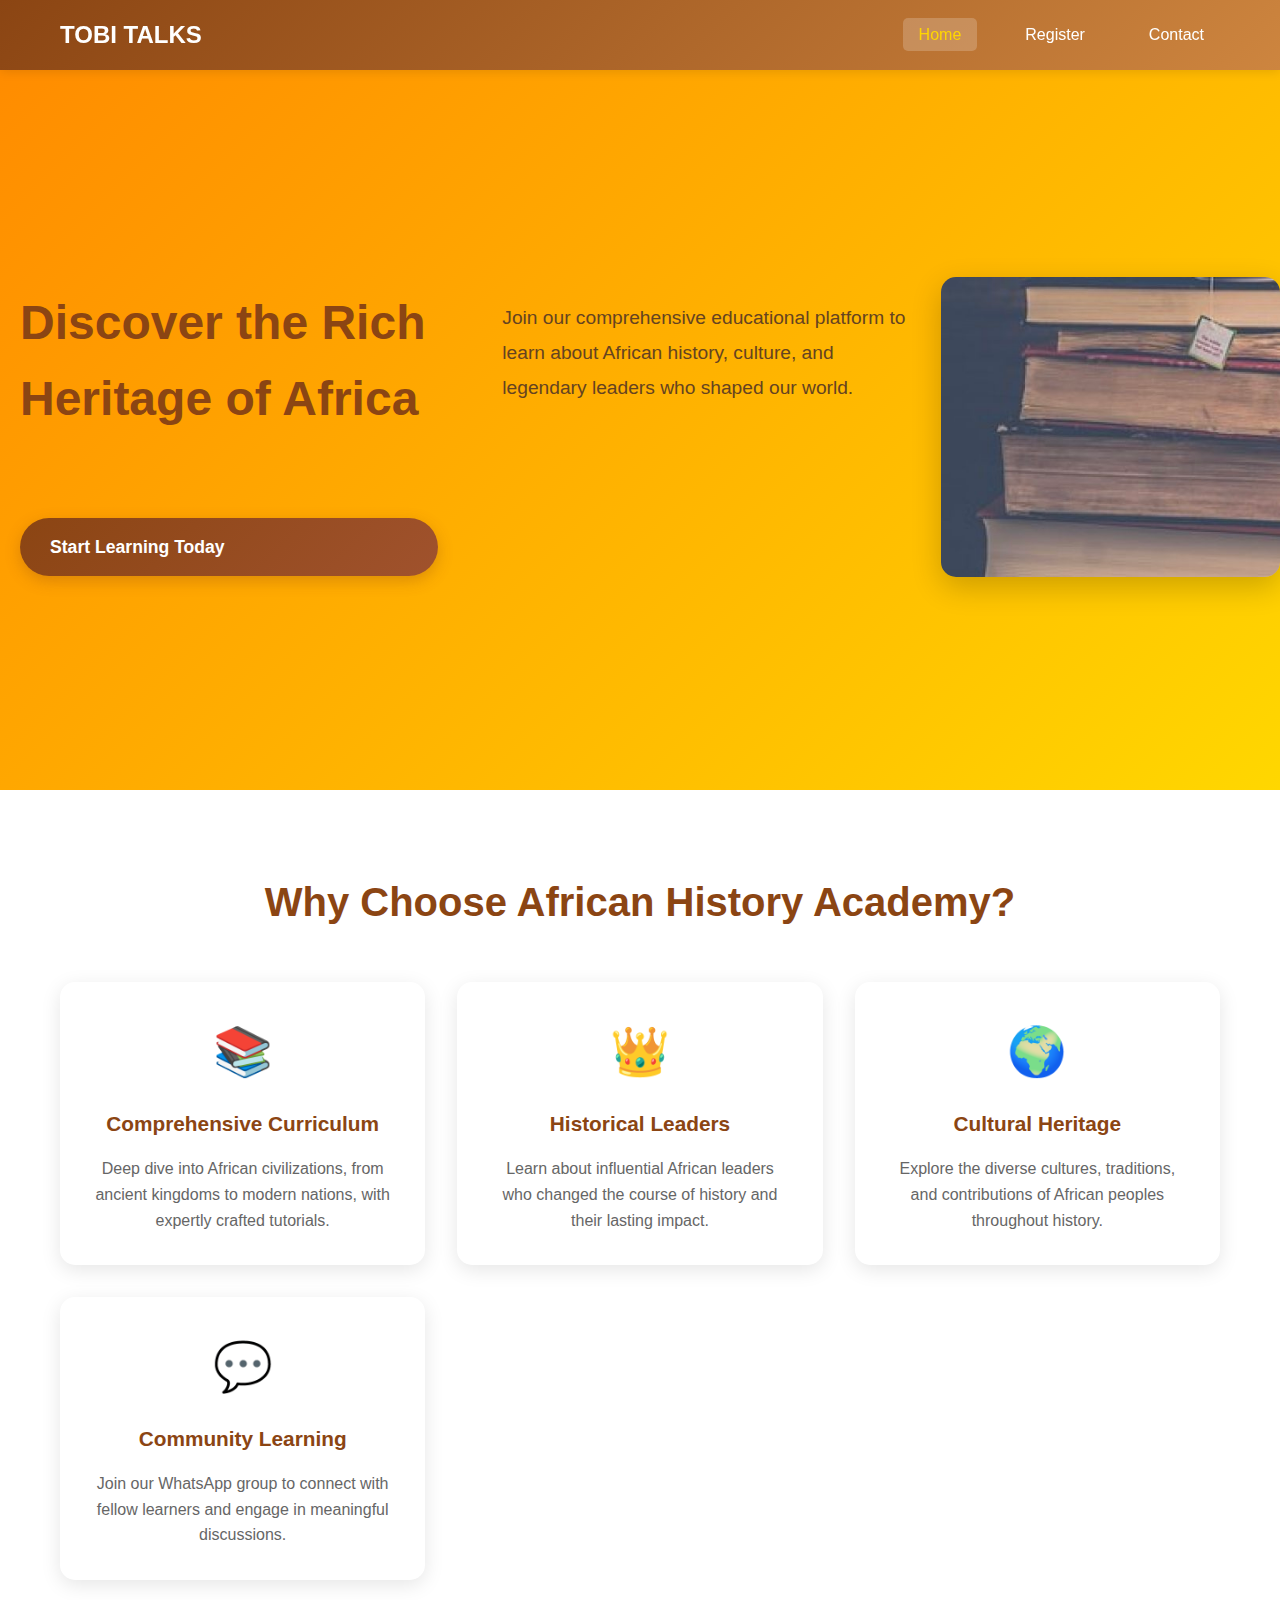
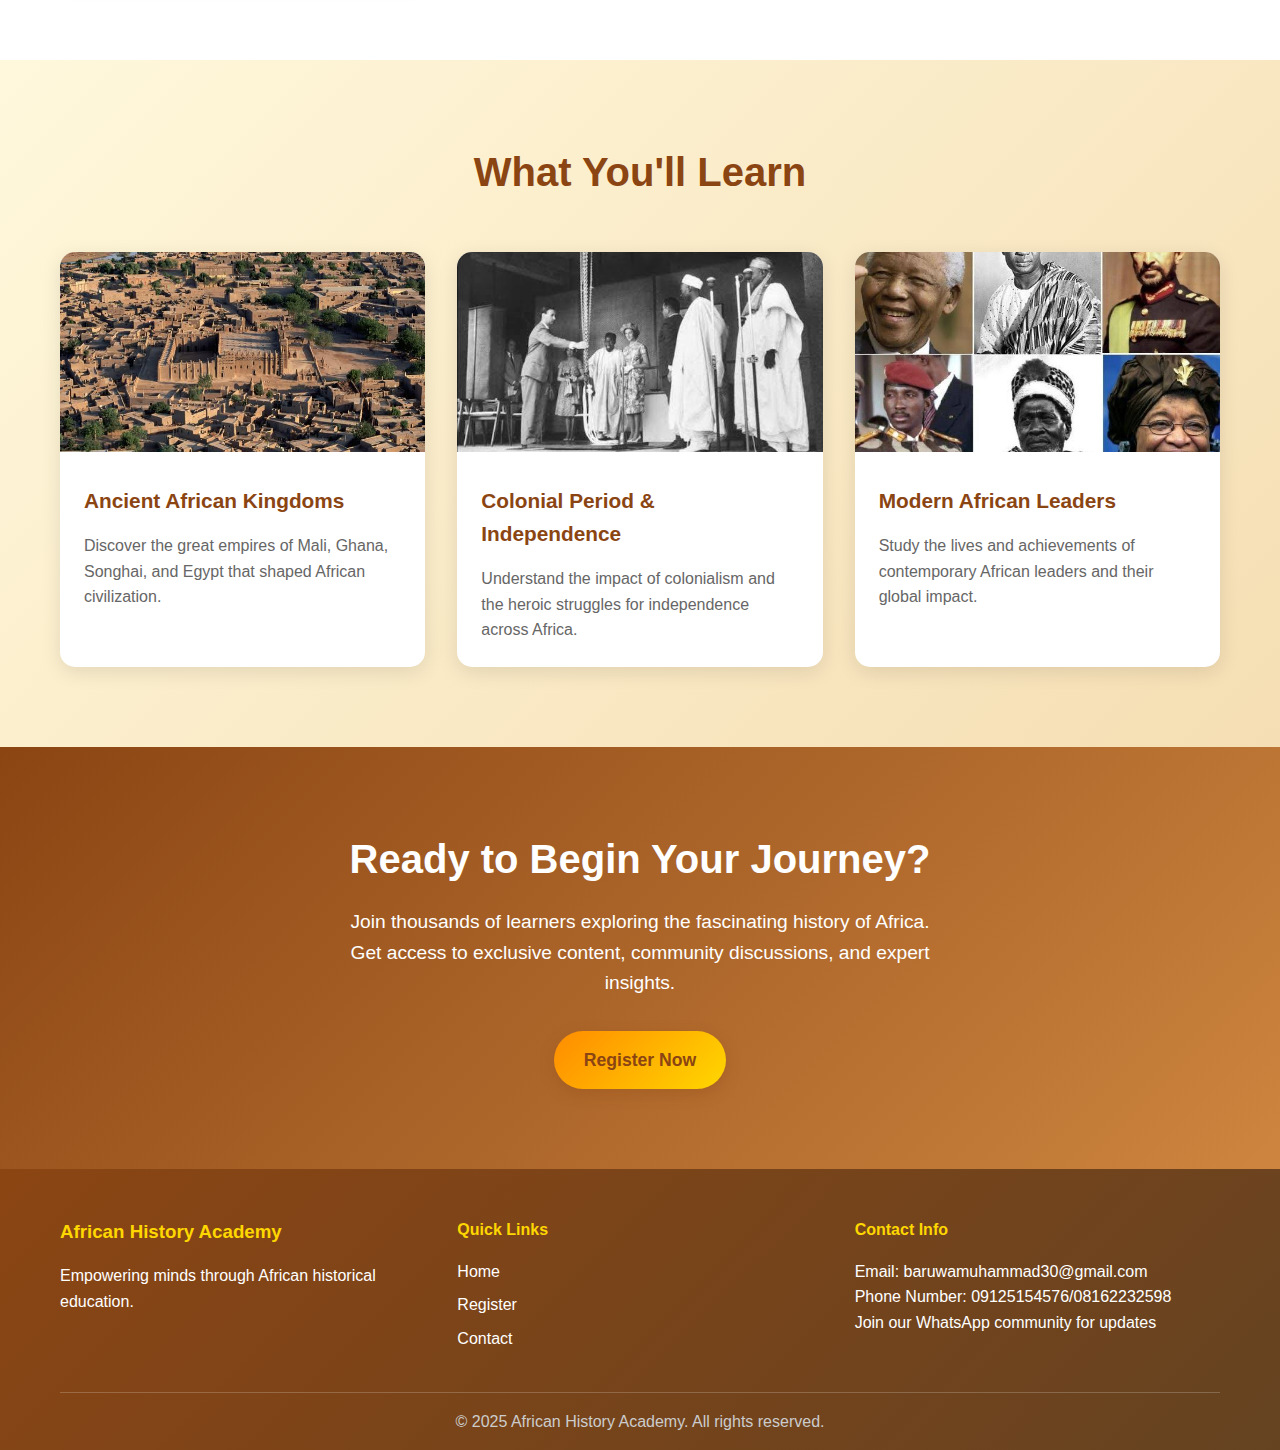
<file: index.html>
<!DOCTYPE html>
<html lang="en">
<head>
    <meta charset="UTF-8">
    <meta name="viewport" content="width=device-width, initial-scale=1.0">
    <meta name="description" content="Learn African History - Educational tutorials covering the rich heritage and historical leaders of Africa">
    <meta name="keywords" content="African history, education, tutorials, historical leaders, heritage">
    <title>African Talks Academy - Learn the Rich Heritage of Africa</title>
    <link rel="stylesheet" href="reg.css">
</head>
<body>
    <header>
        <nav class="navbar">
            <div class="nav-container">
                <div class="logo">
                    <h2>TOBI TALKS</h2>
                </div>
                <ul class="nav-menu">
                    <li><a href="index.html" class="nav-link active">Home</a></li>
                    <li><a href="register.html" class="nav-link">Register</a></li>
                    <li><a href="contact.html" class="nav-link">Contact</a></li>
                </ul>
                <div class="hamburger">
                    <span class="bar"></span>
                    <span class="bar"></span>
                    <span class="bar"></span>
                </div>
            </div>
        </nav>
    </header>

    <main>
        <!-- Hero Section -->
        <section class="hero">
            <div class="hero-content">
                <h1>Discover the Rich Heritage of Africa</h1>
                <p>Join our comprehensive educational platform to learn about African history, culture, and legendary leaders who shaped our world.</p>
                <a href="register.html" class="cta-button">Start Learning Today</a>
            </div>
            <div class="hero-image">
                <img src="hero.jpeg" alt="African History Education" loading="lazy">
            </div>
        </section>

        <!-- Features Section -->
        <section class="features">
            <div class="container">
                <h2>Why Choose African History Academy?</h2>
                <div class="features-grid">
                    <div class="feature-card">
                        <div class="feature-icon">📚</div>
                        <h3>Comprehensive Curriculum</h3>
                        <p>Deep dive into African civilizations, from ancient kingdoms to modern nations, with expertly crafted tutorials.</p>
                    </div>
                    <div class="feature-card">
                        <div class="feature-icon">👑</div>
                        <h3>Historical Leaders</h3>
                        <p>Learn about influential African leaders who changed the course of history and their lasting impact.</p>
                    </div>
                    <div class="feature-card">
                        <div class="feature-icon">🌍</div>
                        <h3>Cultural Heritage</h3>
                        <p>Explore the diverse cultures, traditions, and contributions of African peoples throughout history.</p>
                    </div>
                    <div class="feature-card">
                        <div class="feature-icon">💬</div>
                        <h3>Community Learning</h3>
                        <p>Join our WhatsApp group to connect with fellow learners and engage in meaningful discussions.</p>
                    </div>
                </div>
            </div>
        </section>

        <!-- Course Preview Section -->
        <section class="course-preview">
            <div class="container">
                <h2>What You'll Learn</h2>
                <div class="preview-grid">
                    <div class="preview-card">
                        <img src="ancient.JPG" alt="African Historical Leaders" loading="lazy">
                        <div class="preview-content">
                            <h3>Ancient African Kingdoms</h3>
                            <p>Discover the great empires of Mali, Ghana, Songhai, and Egypt that shaped African civilization.</p>
                        </div>
                    </div>
                    <div class="preview-card">
                        <img src="colonial.JPG" alt="Educational Platform" loading="lazy">
                        <div class="preview-content">
                            <h3>Colonial Period & Independence</h3>
                            <p>Understand the impact of colonialism and the heroic struggles for independence across Africa.</p>
                        </div>
                    </div>
                    <div class="preview-card">
                        <img src="leader.JPG" loading="lazy">
                        <div class="preview-content">
                            <h3>Modern African Leaders</h3>
                            <p>Study the lives and achievements of contemporary African leaders and their global impact.</p>
                        </div>
                    </div>
                </div>
            </div>
        </section>

        <!-- CTA Section -->
        <section class="cta-section">
            <div class="container">
                <h2>Ready to Begin Your Journey?</h2>
                <p>Join thousands of learners exploring the fascinating history of Africa. Get access to exclusive content, community discussions, and expert insights.</p>
                <a href="register.html" class="cta-button secondary">Register Now</a>
            </div>
        </section>
    </main>

    <footer>
        <div class="container">
            <div class="footer-content">
                <div class="footer-section">
                    <h3>African History Academy</h3>
                    <p>Empowering minds through African historical education.</p>
                </div>
                <div class="footer-section">
                    <h4>Quick Links</h4>
                    <ul>
                        <li><a href="index.html">Home</a></li>
                        <li><a href="register.html">Register</a></li>
                        <li><a href="contact.html">Contact</a></li>
                    </ul>
                </div>
                <div class="footer-section">
                    <h4>Contact Info</h4>
                    <p>Email: baruwamuhammad30@gmail.com</p>
                    <p>Phone Number: 09125154576/08162232598</p>
                    <p>Join our WhatsApp community for updates</p>
                </div>
            </div>
            <div class="footer-bottom">
                <p>&copy; 2025 African History Academy. All rights reserved.</p>
            </div>
        </div>
    </footer>

    <script src="reg.js"></script>
</body>
</html>
</file>
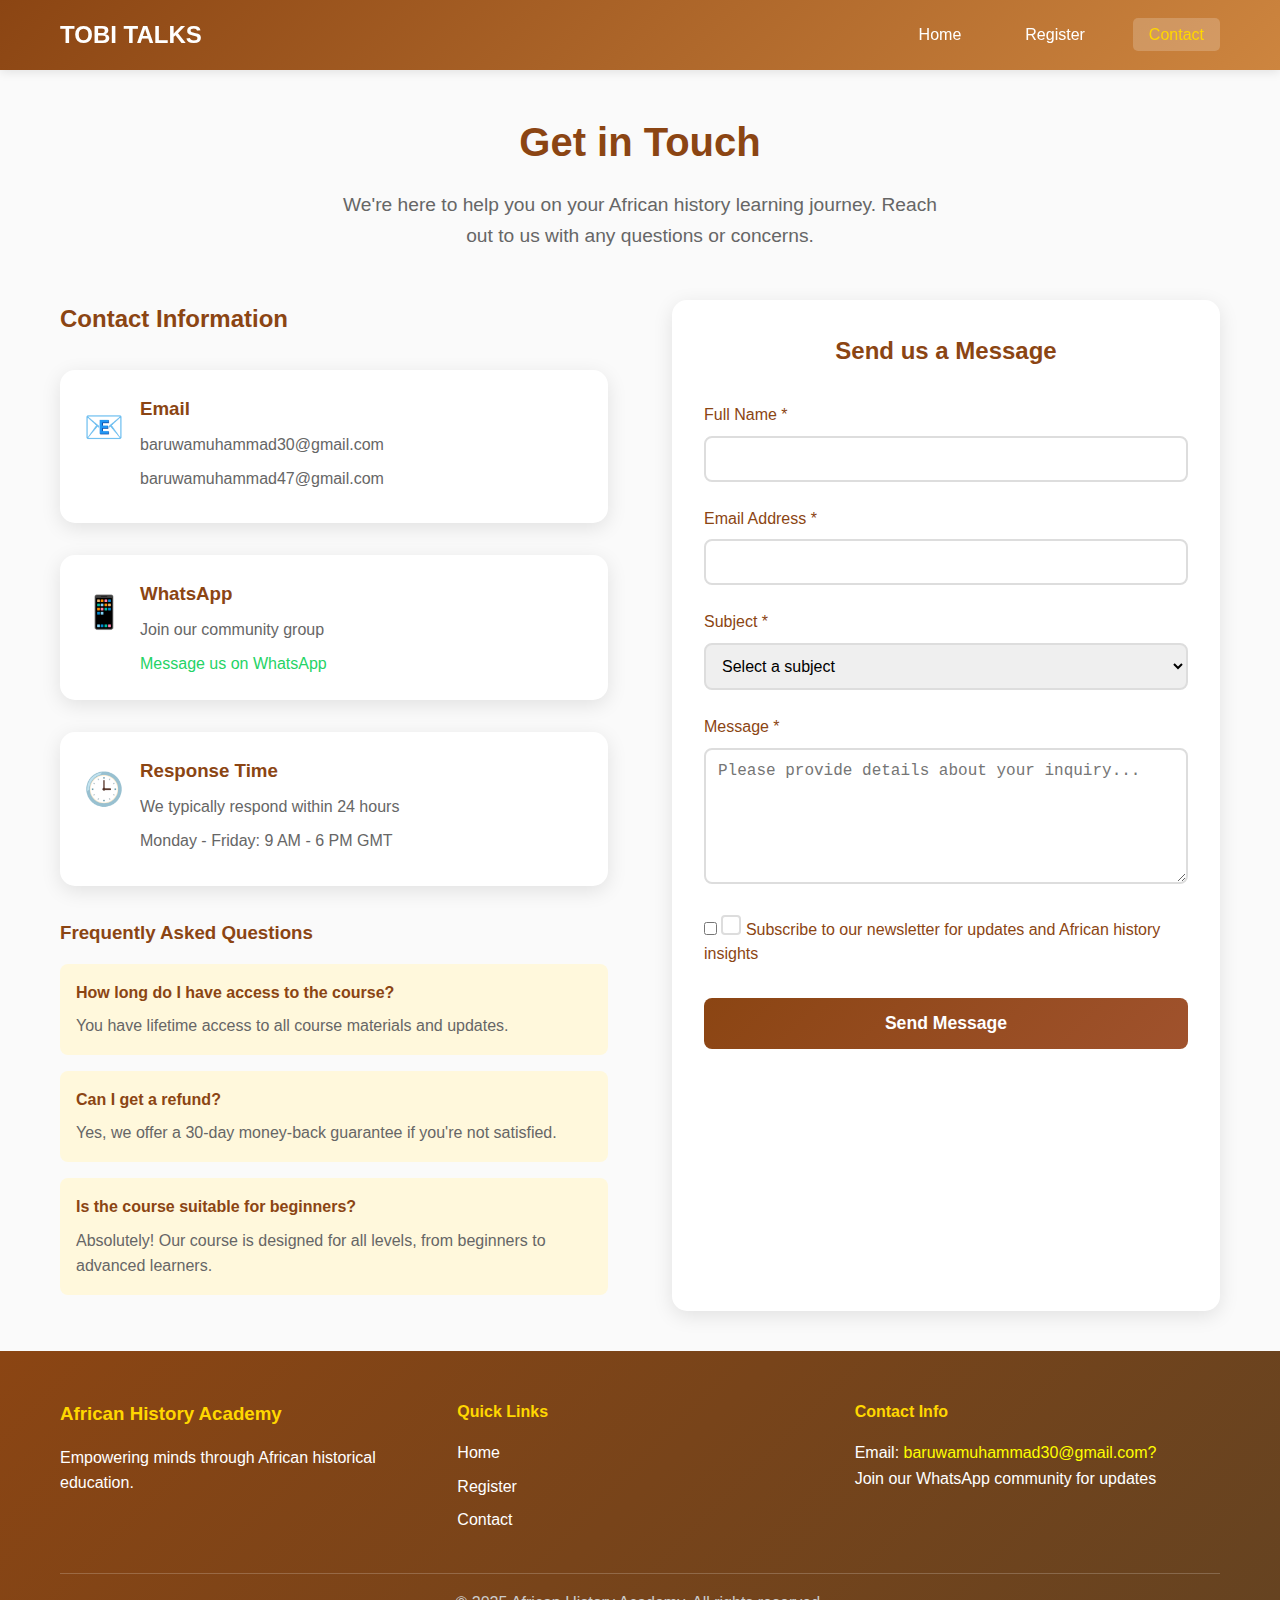
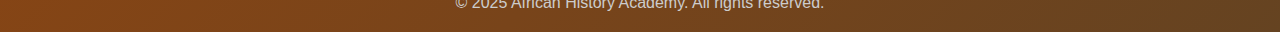
<file: contact.html>
<!DOCTYPE html>
<html lang="en">
<head>
    <meta charset="UTF-8">
    <meta name="viewport" content="width=device-width, initial-scale=1.0">
    <meta name="description" content="Contact African History Academy - Get in touch with our team">
    <title>Contact Us - African Talks Academy</title>
    <link rel="stylesheet" href="reg.css">
</head>
<body>
    <header>
        <nav class="navbar">
            <div class="nav-container">
                <div class="logo">
                    <h2>TOBI TALKS</h2>
                </div>
                <ul class="nav-menu">
                    <li><a href="index.html" class="nav-link">Home</a></li>
                    <li><a href="register.html" class="nav-link">Register</a></li>
                    <li><a href="contact.html" class="nav-link active">Contact</a></li>
                </ul>
                <div class="hamburger">
                    <span class="bar"></span>
                    <span class="bar"></span>
                    <span class="bar"></span>
                </div>
            </div>
        </nav>
    </header>

    <main>
        <section class="contact-section">
            <div class="container">
                <div class="contact-header">
                    <h1>Get in Touch</h1>
                    <p>We're here to help you on your African history learning journey. Reach out to us with any questions or concerns.</p>
                </div>

                <div class="contact-content">
                    <div class="contact-info">
                        <h2>Contact Information</h2>
                        
                        <div class="contact-item">
                            <div class="contact-icon">📧</div>
                            <div class="contact-details">
                                <h3>Email</h3>
                                <p>baruwamuhammad30@gmail.com</p>
                                <p>baruwamuhammad47@gmail.com</p>
                            </div>
                        </div>

                        <div class="contact-item">
                            <div class="contact-icon">📱</div>
                            <div class="contact-details">
                                <h3>WhatsApp</h3>
                                <p>Join our community group</p>
                                <a href="https://wa.link/hv6a8o" target="_blank" class="whatsapp-contact">
                                    Message us on WhatsApp
                                </a>
                            </div>
                        </div>

                        <div class="contact-item">
                            <div class="contact-icon">🕒</div>
                            <div class="contact-details">
                                <h3>Response Time</h3>
                                <p>We typically respond within 24 hours</p>
                                <p>Monday - Friday: 9 AM - 6 PM GMT</p>
                            </div>
                        </div>

                        <div class="faq-section">
                            <h3>Frequently Asked Questions</h3>
                            <div class="faq-item">
                                <h4>How long do I have access to the course?</h4>
                                <p>You have lifetime access to all course materials and updates.</p>
                            </div>
                            <div class="faq-item">
                                <h4>Can I get a refund?</h4>
                                <p>Yes, we offer a 30-day money-back guarantee if you're not satisfied.</p>
                            </div>
                            <div class="faq-item">
                                <h4>Is the course suitable for beginners?</h4>
                                <p>Absolutely! Our course is designed for all levels, from beginners to advanced learners.</p>
                            </div>
                        </div>
                    </div>

                     <div class="contact-form-container">
                        <form id="contactForm" class="contact-form" action="https://formspree.io/f/mgvlezbn" method="POST">
                            <h2>Send us a Message</h2>
                            
                            <div class="form-group">
                                <label for="contactName">Full Name *</label>
                                <input type="text" id="contactName" name="contactName" required>
                                <span class="error-message" id="contactNameError"></span>
                            </div>
                            <div class="form-group">
                                <label for="contactEmail">Email Address *</label>
                                <input type="email" id="contactEmail" name="contactEmail" required>
                                <span class="error-message" id="contactEmailError"></span>
                            </div>
                            <div class="form-group">
                                <label for="contactSubject">Subject *</label>
                                <select id="contactSubject" name="contactSubject" required>
                                    <option value="">Select a subject</option>
                                    <option value="course-inquiry">Course Inquiry</option>
                                    <option value="technical-support">Technical Support</option>
                                    <option value="payment-issue">Payment Issue</option>
                                    <option value="course-content">Course Content Question</option>
                                    <option value="partnership">Partnership Opportunity</option>
                                    <option value="other">Other</option>
                                </select>
                                <span class="error-message" id="contactSubjectError"></span>
                            </div>
                            <div class="form-group">
                                <label for="contactMessage">Message *</label>
                                <textarea id="contactMessage" name="contactMessage" rows="6" placeholder="Please provide details about your inquiry..." required></textarea>
                                <span class="error-message" id="contactMessageError"></span>
                            </div>
                            <div class="form-group checkbox-group">
                                <label class="checkbox-label">
                                    <input type="checkbox" id="contactNewsletter" name="contactNewsletter">
                                    <span class="checkmark"></span>
                                    Subscribe to our newsletter for updates and African history insights
                                </label>
                            </div>
                            
                            <!-- Hidden fields for Formspree -->
                            <input type="hidden" name="_subject" value="New Contact Message - Tobi Talks Africa">
                            <input type="hidden" name="_template" value="table">
                            <button type="submit" class="submit-button">Send Message</button>
                        </form>
						</div>

                        <div id="contactSuccess" class="success-message" style="display: none;">
                            <h3>Message Sent Successfully!</h3>
                            <p>Thank you for contacting us. We'll get back to you within 24 hours.</p>
                        </div>
                    </div>
                </div>
            </div>
        </section>
    </main>

    <footer>
        <div class="container">
            <div class="footer-content">
                <div class="footer-section">
                    <h3>African History Academy</h3>
                    <p>Empowering minds through African historical education.</p>
                </div>
                <div class="footer-section">
                    <h4>Quick Links</h4>
                    <ul>
                        <li><a href="index.html">Home</a></li>
                        <li><a href="register.html">Register</a></li>
                        <li><a href="contact.html">Contact</a></li>
                    </ul>
                </div>
                <div class="footer-section">
                    <h4>Contact Info</h4>
                    <p>Email: <a href="mailto:baruwamuhammad30@gmail.com" style="text-decoration: none; color: yellow;">baruwamuhammad30@gmail.com?</a></p>
                    <p>Join our WhatsApp community for updates</p>
                </div>
            </div>
            <div class="footer-bottom">
                <p>&copy; 2025 African History Academy. All rights reserved.</p>
            </div>
        </div>
    </footer>

    <script src="reg.js"></script>
</body>
</html>
</file>
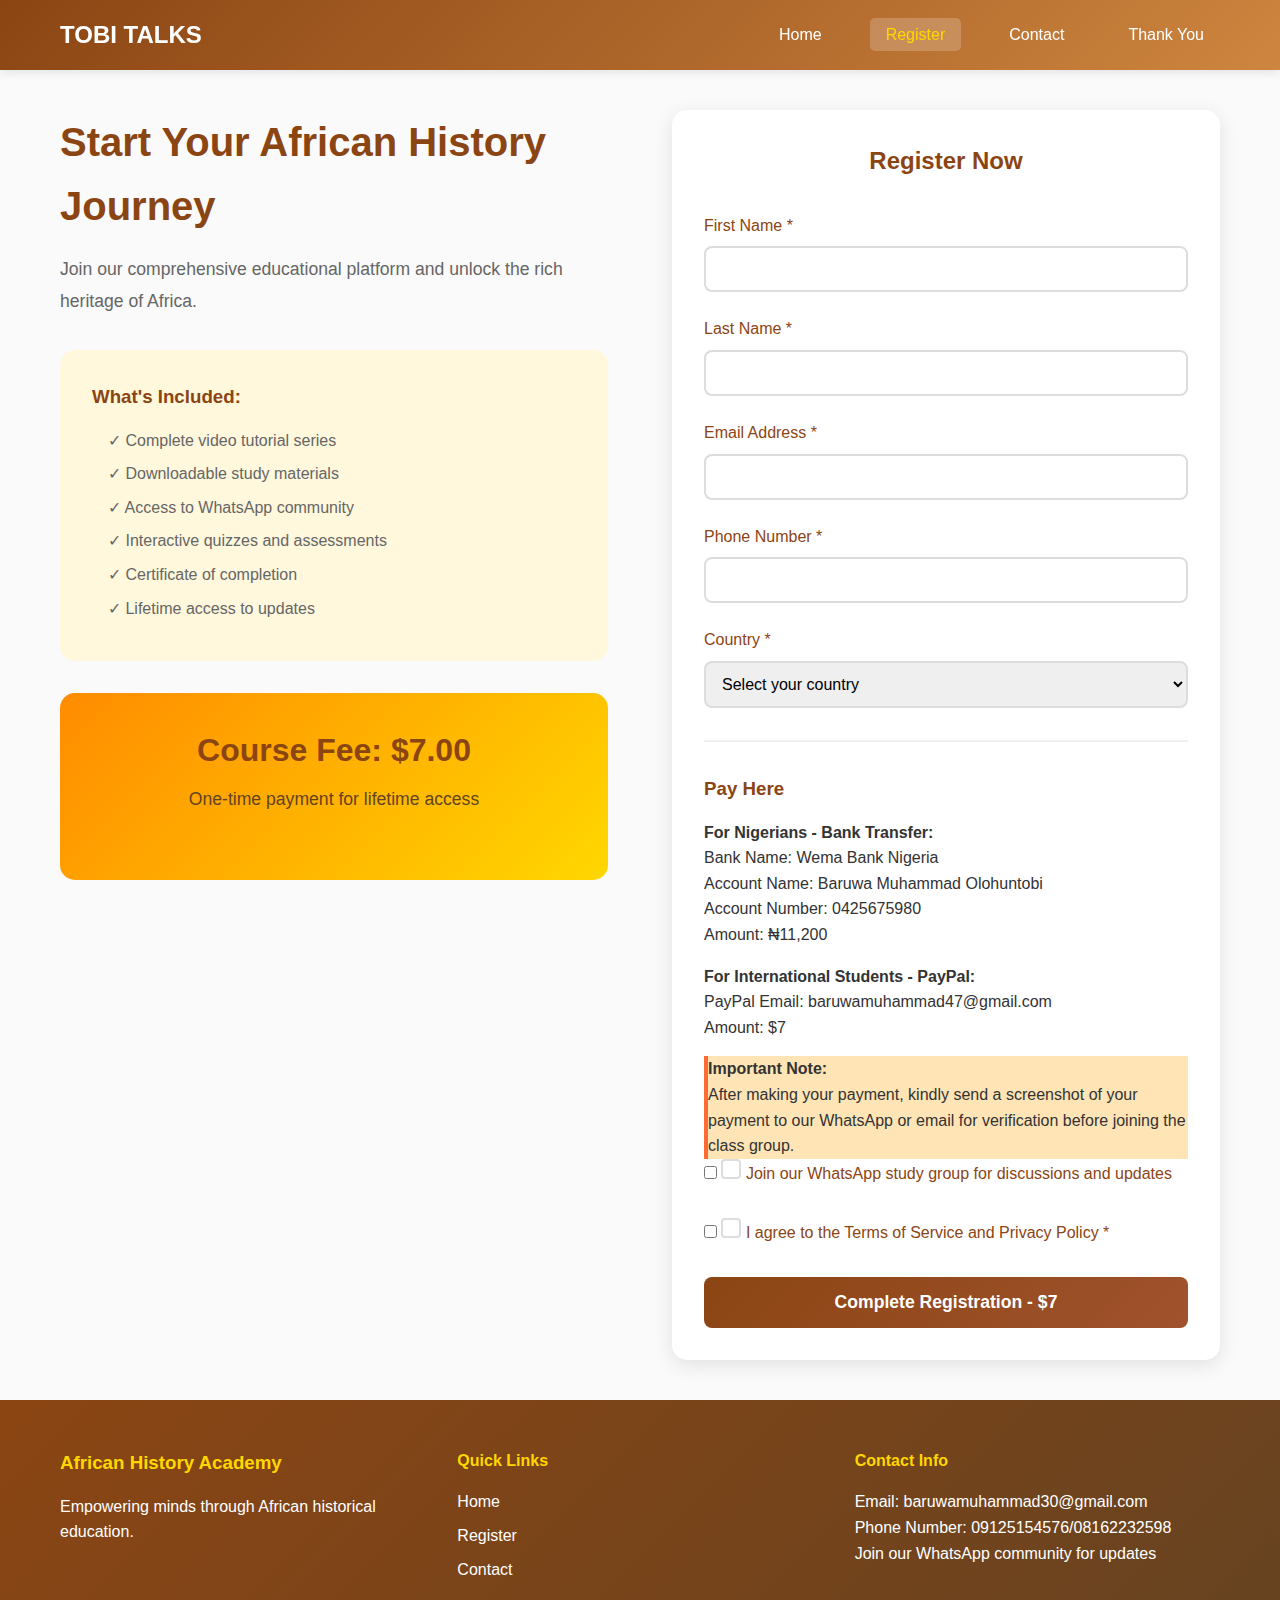
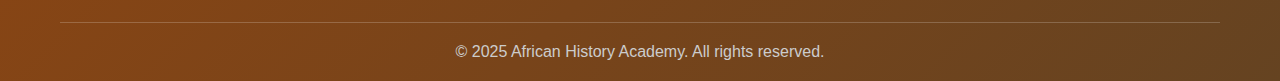
<file: register.html>
<!DOCTYPE html>
<html lang="en">
<head>
    <meta charset="UTF-8">
    <meta name="viewport" content="width=device-width, initial-scale=1.0">
    <meta name="description" content="Register for African History Academy - Start your educational journey today">
    <title>Register - African Talks Academy</title>
    <link rel="stylesheet" href="reg.css">
</head>
<body>
    <header>
        <nav class="navbar">
            <div class="nav-container">
                <div class="logo">
                    <h2>TOBI TALKS</h2>
                </div>
                <ul class="nav-menu">
                    <li><a href="index.html" class="nav-link">Home</a></li>
                    <li><a href="register.html" class="nav-link active">Register</a></li>
                    <li><a href="contact.html" class="nav-link">Contact</a></li>
					<li><a href="thankyou.html" class="nav-link">Thank You</a></li>
                </ul>
                <div class="hamburger">
                    <span class="bar"></span>
                    <span class="bar"></span>
                    <span class="bar"></span>
                </div>
            </div>
        </nav>
    </header>

    <main>
        <section class="register-section">
            <div class="container">
                <div class="register-content">
                    <div class="register-info">
                        <h1>Start Your African History Journey</h1>
                        <p>Join our comprehensive educational platform and unlock the rich heritage of Africa.</p>
                        
                        <div class="course-details">
                            <h3>What's Included:</h3>
                            <ul>
                                <li>✓ Complete video tutorial series</li>
                                <li>✓ Downloadable study materials</li>
                                <li>✓ Access to WhatsApp community</li>
                                <li>✓ Interactive quizzes and assessments</li>
                                <li>✓ Certificate of completion</li>
                                <li>✓ Lifetime access to updates</li>
                            </ul>
                        </div>

                        <div class="pricing">
                            <h3>Course Fee: $7.00</h3>
                            <p>One-time payment for lifetime access</p>
                        </div>
                    </div>

                    <div class="register-form-container">
                        <form id="registerForm" class="register-form"  action="https://formspree.io/f/mwpnkqjz"
  method="POST">
                            <h2>Register Now</h2>
                            
                            <div class="form-group">
                                <label for="firstName">First Name *</label>
                                <input type="text" id="firstName" name="firstName" required>
                                <span class="error-message" id="firstNameError"></span>
                            </div>
                            <div class="form-group">
                                <label for="lastName">Last Name *</label>
                                <input type="text" id="lastName" name="lastName" required>
                                <span class="error-message" id="lastNameError"></span>
                            </div>
                            <div class="form-group">
                                <label for="email">Email Address *</label>
                                <input type="email" id="email" name="email" required>
                                <span class="error-message" id="emailError"></span>
                            </div>
                            <div class="form-group">
                                <label for="phone">Phone Number *</label>
                                <input type="tel" id="phone" name="phone" required>
                                <span class="error-message" id="phoneError"></span>
                            </div>
                            <div class="form-group">
                                <label for="country">Country *</label>
                                <select id="country" name="country" required>
                                    <option value="">Select your country</option>
                                    <option value="Nigeria">Nigeria</option>
                                    <option value="Ghana">Ghana</option>
                                    <option value="Kenya">Kenya</option>
                                    <option value="South Africa">South Africa</option>
                                    <option value="Egypt">Egypt</option>
                                    <option value="Morocco">Morocco</option>
                                    <option value="Ethiopia">Ethiopia</option>
                                    <option value="Uganda">Uganda</option>
                                    <option value="Tanzania">Tanzania</option>
                                    <option value="Algeria">Algeria</option>
                                    <option value="Other">Other</option>
                                </select>
                                <span class="error-message" id="countryError"></span>
                            </div>
                            <div class="payment-section">
                                <h3>Pay Here</h3>
                                
                                <div class="payment-info">
                                    <p><strong>For Nigerians - Bank Transfer:</strong></p>
                                    <p>Bank Name: Wema Bank Nigeria</p>
                                    <p>Account Name: Baruwa Muhammad Olohuntobi</p>
                                    <p>Account Number: 0425675980</p>
                                    <p>Amount: ₦11,200</p>
                                </div>
                                
                                <div class="payment-info" style="margin-top: 1rem;">
                                    <p><strong>For International Students - PayPal:</strong></p>
                                    <p>PayPal Email: baruwamuhammad47@gmail.com </p>
                                    <p>Amount: $7</p>
                                </div>
                                
                                <div class="payment-info" style="margin-top: 1rem; background: #FFE4B5; border-left: 4px solid #FF6B35;">
                                    <p><strong>Important Note:</strong></p>
                                    <p>After making your payment, kindly send a screenshot of your payment to our WhatsApp or email for verification before joining the class group.</p>
                                </div>
                            </div>
                            <div class="form-group checkbox-group">
                                <label class="checkbox-label">
                                    <input type="checkbox" id="whatsappGroup" name="whatsappGroup">
                                    <span class="checkmark"></span>
                                    Join our WhatsApp study group for discussions and updates
                                </label>
                            </div>
                            <div class="form-group checkbox-group">
                                <label class="checkbox-label">
                                    <input type="checkbox" id="terms" name="terms" required>
                                    <span class="checkmark"></span>
                                    I agree to the Terms of Service and Privacy Policy *
                                </label>
                                <span class="error-message" id="termsError"></span>
                            </div>
                           
                            <!-- Hidden fields for Formspree -->
                            <input type="hidden" name="_subject" value="New Course Registration - Tobi Talks Africa">
                            <input type="hidden" name="_next" value="thankyou.html">
                            <input type="hidden" name="_template" value="table">
                            <button type="submit" class="submit-button">Complete Registration - $7</button>
                        </form>
                    </div>
                </div>
            </div>
        </section>
    </main>

    <footer>
        <div class="container">
            <div class="footer-content">
                <div class="footer-section">
                    <h3>African History Academy</h3>
                    <p>Empowering minds through African historical education.</p>
                </div>
                <div class="footer-section">
                    <h4>Quick Links</h4>
                    <ul>
                        <li><a href="index.html">Home</a></li>
                        <li><a href="register.html">Register</a></li>
                        <li><a href="contact.html">Contact</a></li>
                    </ul>
                </div>
                <div class="footer-section">
                    <h4>Contact Info</h4>
                    <p>Email: baruwamuhammad30@gmail.com</p>
					<p>Phone Number: 09125154576/08162232598</p>
                    <p>Join our WhatsApp community for updates</p>
                </div>
            </div>
            <div class="footer-bottom">
                <p>&copy; 2025 African History Academy. All rights reserved.</p>
            </div>
        </div>
    </footer>

    <script src="reg.js"></script>
</body>
</html>
</file>
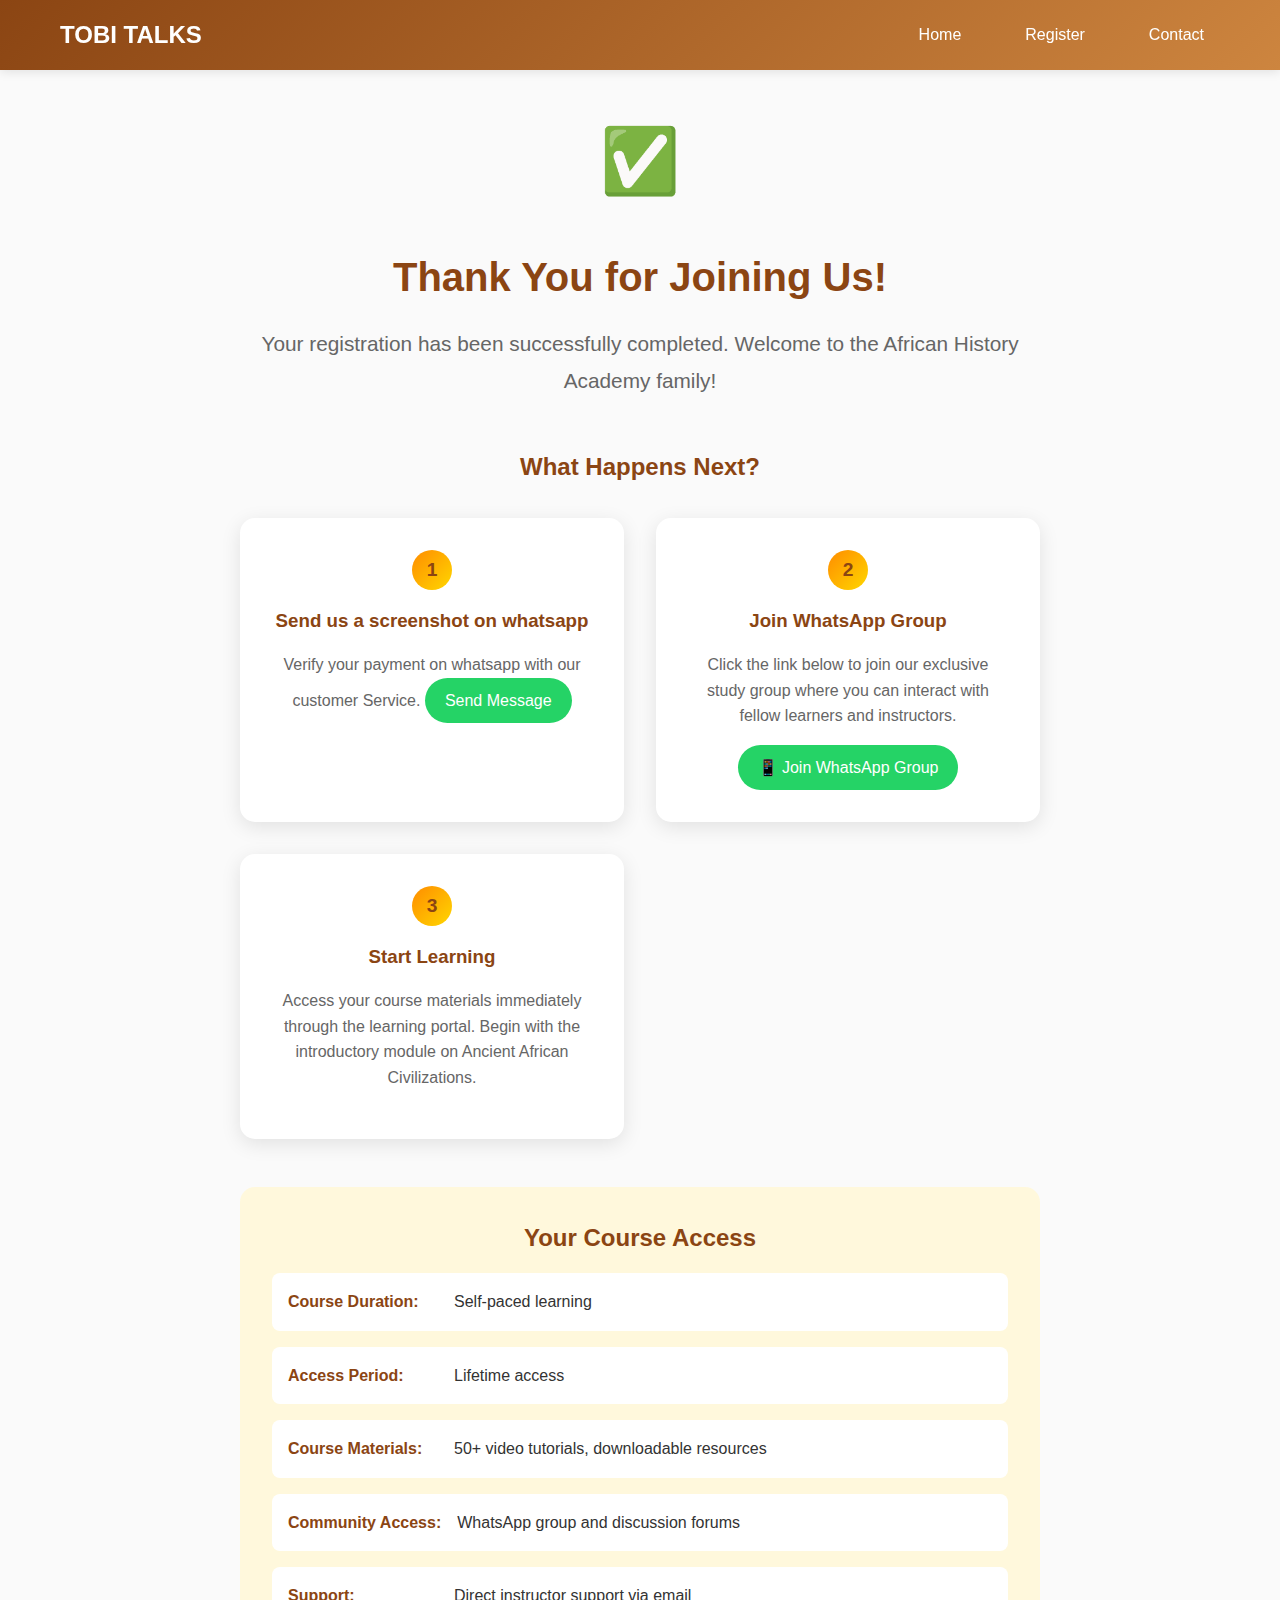
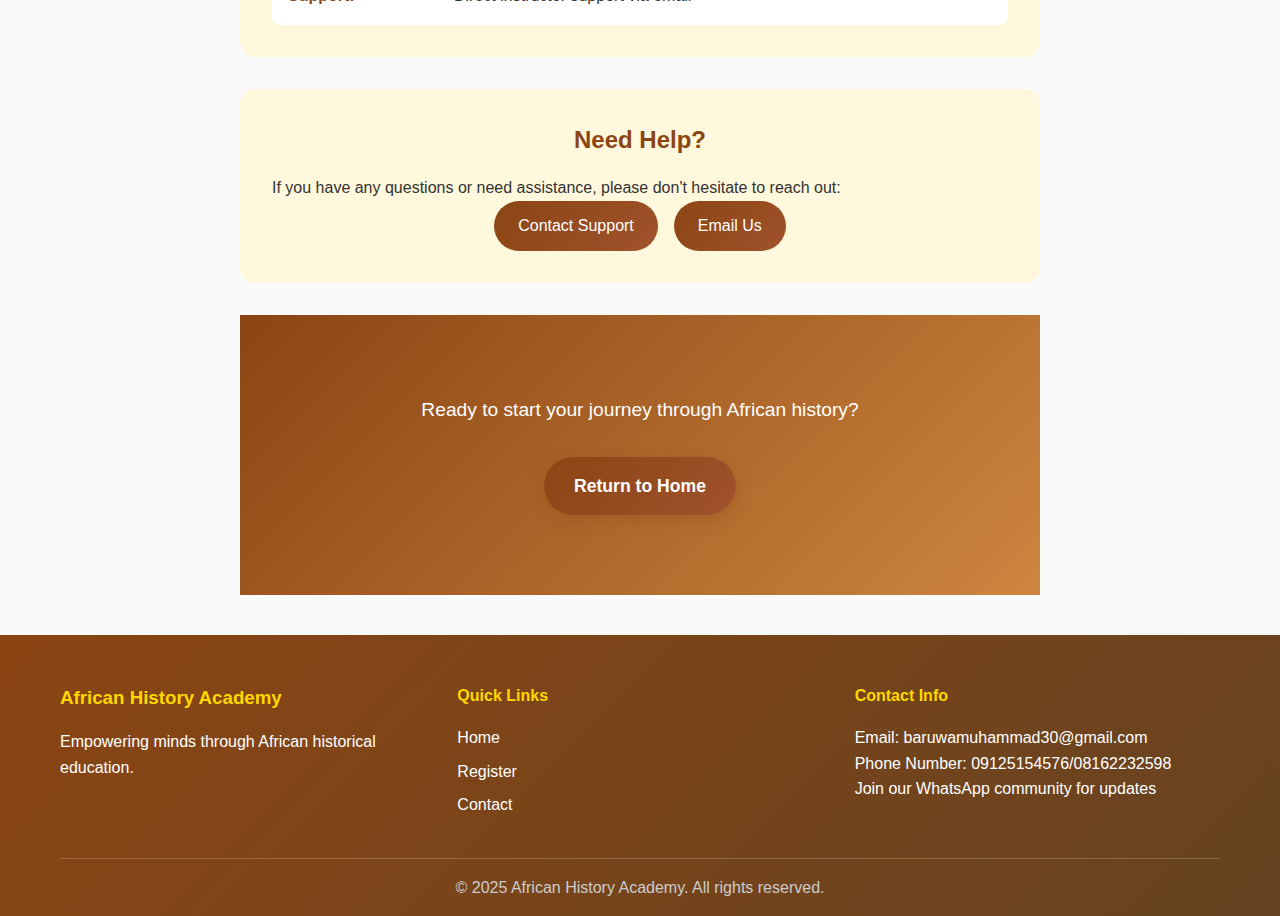
<file: thankyou.html>
<!DOCTYPE html>
<html lang="en">
<head>
    <meta charset="UTF-8">
    <meta name="viewport" content="width=device-width, initial-scale=1.0">
    <meta name="description" content="Thank you for registering with African History Academy">
    <title>Thank You - African Talks Academy</title>
    <link rel="stylesheet" href="reg.css">
</head>
<body>
    <header>
        <nav class="navbar">
            <div class="nav-container">
                <div class="logo">
                    <h2>TOBI TALKS</h2>
                </div>
                <ul class="nav-menu">
                    <li><a href="index.html" class="nav-link">Home</a></li>
                    <li><a href="register.html" class="nav-link">Register</a></li>
                    <li><a href="contact.html" class="nav-link">Contact</a></li>
                </ul>
                <div class="hamburger">
                    <span class="bar"></span>
                    <span class="bar"></span>
                    <span class="bar"></span>
                </div>
            </div>
        </nav>
    </header>

    <main>
        <section class="thankyou-section">
            <div class="container">
                <div class="thankyou-content">
                    <div class="success-icon">✅</div>
                    <h1>Thank You for Joining Us!</h1>
                    <p class="lead">Your registration has been successfully completed. Welcome to the African History Academy family!</p>
                    
                    <div class="next-steps">
                        <h2>What Happens Next?</h2>
                        <div class="steps-grid">
                            <div class="step">
                                <div class="step-number">1</div>
                                <h3>Send us a screenshot on whatsapp</h3>
                                <p>Verify your payment on whatsapp with our customer Service.
									<a href="https://wa.link/hv6a8o" class="whatsapp-link">Send Message</a>
								</p>
                            </div>
                            <div class="step">
                                <div class="step-number">2</div>
                                <h3>Join WhatsApp Group</h3>
                                <p>Click the link below to join our exclusive study group where you can interact with fellow learners and instructors.</p>
                                <a href="https://chat.whatsapp.com/DZWwntk5MQCE7R2corcW7g?mode=ac_t" class="whatsapp-link" target="_blank">
                                    📱 Join WhatsApp Group
                                </a>
                            </div>
                            <div class="step">
                                <div class="step-number">3</div>
                                <h3>Start Learning</h3>
                                <p>Access your course materials immediately through the learning portal. Begin with the introductory module on Ancient African Civilizations.</p>
                            </div>
                        </div>
                    </div>

                    <div class="course-access">
                        <h2>Your Course Access</h2>
                        <div class="access-details">
                            <div class="access-item">
                                <strong>Course Duration:</strong> Self-paced learning
                            </div>
                            <div class="access-item">
                                <strong>Access Period:</strong> Lifetime access
                            </div>
                            <div class="access-item">
                                <strong>Course Materials:</strong> 50+ video tutorials, downloadable resources
                            </div>
                            <div class="access-item">
                                <strong>Community Access:</strong> WhatsApp group and discussion forums
                            </div>
                            <div class="access-item">
                                <strong>Support:</strong> Direct instructor support via email
                            </div>
                        </div>
                    </div>

                    <div class="support-section">
                        <h2>Need Help?</h2>
                        <p>If you have any questions or need assistance, please don't hesitate to reach out:</p>
                        <div class="support-options">
                            <a href="contact.html" class="support-button">Contact Support</a>
                            <a href="mailto: baruwamuhammad30@gmail.com?" class="support-button">Email Us</a>
                        </div>
                    </div>

                    <div class="cta-section">
                        <p>Ready to start your journey through African history?</p>
                        <a href="index.html" class="cta-button">Return to Home</a>
                    </div>
                </div>
            </div>
        </section>
    </main>

    <footer>
        <div class="container">
            <div class="footer-content">
                <div class="footer-section">
                    <h3>African History Academy</h3>
                    <p>Empowering minds through African historical education.</p>
                </div>
                <div class="footer-section">
                    <h4>Quick Links</h4>
                    <ul>
                        <li><a href="index.html">Home</a></li>
                        <li><a href="register.html">Register</a></li>
                        <li><a href="contact.html">Contact</a></li>
                    </ul>
                </div>
                <div class="footer-section">
                    <h4>Contact Info</h4>
                    <p>Email:  baruwamuhammad30@gmail.com</p>
					<p>Phone Number: 09125154576/08162232598</p>
                    <p>Join our WhatsApp community for updates</p>
                </div>
            </div>
            <div class="footer-bottom">
                <p>&copy; 2025 African History Academy. All rights reserved.</p>
            </div>
        </div>
    </footer>

    <script src="reg.js"></script>
</body>
</html>
</file>
<file: reg.css>
/* Reset and base styles */
* {
    margin: 0;
    padding: 0;
    box-sizing: border-box;
}

body {
    font-family: 'Segoe UI', Tahoma, Geneva, Verdana, sans-serif;
    line-height: 1.6;
    color: #333;
    background-color: #fafafa;
}

.container {
    max-width: 1200px;
    margin: 0 auto;
    padding: 0 20px;
}

/* Navigation */
.navbar {
    background: linear-gradient(135deg, #8B4513 0%, #CD853F 100%);
    padding: 1rem 0;
    position: sticky;
    top: 0;
    z-index: 1000;
    box-shadow: 0 2px 10px rgba(0,0,0,0.1);
}

.nav-container {
    max-width: 1200px;
    margin: 0 auto;
    padding: 0 20px;
    display: flex;
    justify-content: space-between;
    align-items: center;
}

.logo h2 {
    color: #fff;
    font-size: 1.5rem;
    font-weight: bold;
}

.nav-menu {
    display: flex;
    list-style: none;
    gap: 2rem;
}

.nav-link {
    color: #fff;
    text-decoration: none;
    font-weight: 500;
    transition: color 0.3s ease;
    padding: 0.5rem 1rem;
    border-radius: 5px;
}

.nav-link:hover,
.nav-link.active {
    background-color: rgba(255, 255, 255, 0.2);
    color: #FFD700;
}

.hamburger {
    display: none;
    flex-direction: column;
    cursor: pointer;
}

.bar {
    width: 25px;
    height: 3px;
    background-color: #fff;
    margin: 3px 0;
    transition: 0.3s;
}

/* Hero Section */
.hero {
    background: linear-gradient(135deg, #FF8C00 0%, #FFD700 100%);
    padding: 80px 0;
    display: flex;
    align-items: center;
    min-height: 80vh;
}

.hero-content {
    max-width: 1200px;
    margin: 0 auto;
    padding: 0 20px;
    display: grid;
    grid-template-columns: 1fr 1fr;
    gap: 4rem;
    align-items: center;
}

.hero-content h1 {
    font-size: 3rem;
    color: #8B4513;
    margin-bottom: 1rem;
    font-weight: bold;
}

.hero-content p {
    font-size: 1.2rem;
    color: #654321;
    margin-bottom: 2rem;
    line-height: 1.8;
}

.hero-image img {
    width: 100%;
    height: 300px;
    object-fit: cover;
    border-radius: 15px;
    box-shadow: 0 10px 30px rgba(0,0,0,0.2);
}

/* Buttons */
.cta-button {
    display: inline-block;
    background: linear-gradient(135deg, #8B4513 0%, #A0522D 100%);
    color: #fff;
    padding: 15px 30px;
    text-decoration: none;
    border-radius: 50px;
    font-weight: bold;
    font-size: 1.1rem;
    transition: all 0.3s ease;
    box-shadow: 0 5px 15px rgba(139, 69, 19, 0.3);
}

.cta-button:hover {
    transform: translateY(-2px);
    box-shadow: 0 8px 25px rgba(139, 69, 19, 0.4);
}

.cta-button.secondary {
    background: linear-gradient(135deg, #FF8C00 0%, #FFD700 100%);
    color: #8B4513;
}

/* Features Section */
.features {
    padding: 80px 0;
    background-color: #fff;
}

.features h2 {
    text-align: center;
    font-size: 2.5rem;
    color: #8B4513;
    margin-bottom: 3rem;
}

.features-grid {
    display: grid;
    grid-template-columns: repeat(auto-fit, minmax(280px, 1fr));
    gap: 2rem;
}

.feature-card {
    background: #fff;
    padding: 2rem;
    border-radius: 15px;
    text-align: center;
    box-shadow: 0 5px 20px rgba(0,0,0,0.1);
    transition: transform 0.3s ease;
}

.feature-card:hover {
    transform: translateY(-5px);
}

.feature-icon {
    font-size: 3rem;
    margin-bottom: 1rem;
}

.feature-card h3 {
    color: #8B4513;
    margin-bottom: 1rem;
    font-size: 1.3rem;
}

.feature-card p {
    color: #666;
    line-height: 1.6;
}

/* Course Preview Section */
.course-preview {
    padding: 80px 0;
    background: linear-gradient(135deg, #FFF8DC 0%, #F5DEB3 100%);
}

.course-preview h2 {
    text-align: center;
    font-size: 2.5rem;
    color: #8B4513;
    margin-bottom: 3rem;
}

.preview-grid {
    display: grid;
    grid-template-columns: repeat(auto-fit, minmax(350px, 1fr));
    gap: 2rem;
}

.preview-card {
    background: #fff;
    border-radius: 15px;
    overflow: hidden;
    box-shadow: 0 5px 20px rgba(0,0,0,0.1);
    transition: transform 0.3s ease;
}

.preview-card:hover {
    transform: translateY(-5px);
}

.preview-card img {
    width: 100%;
    height: 200px;
    object-fit: cover;
}

.preview-content {
    padding: 1.5rem;
}

.preview-content h3 {
    color: #8B4513;
    margin-bottom: 1rem;
    font-size: 1.3rem;
}

.preview-content p {
    color: #666;
    line-height: 1.6;
}

/* CTA Section */
.cta-section {
    padding: 80px 0;
    background: linear-gradient(135deg, #8B4513 0%, #CD853F 100%);
    text-align: center;
    color: #fff;
}

.cta-section h2 {
    font-size: 2.5rem;
    margin-bottom: 1rem;
}

.cta-section p {
    font-size: 1.2rem;
    margin-bottom: 2rem;
    max-width: 600px;
    margin-left: auto;
    margin-right: auto;
}

/* Register Page Styles */
.register-section {
    padding: 40px 0;
    min-height: calc(100vh - 200px);
}

.register-content {
    display: grid;
    grid-template-columns: 1fr 1fr;
    gap: 4rem;
    align-items: start;
}

.register-info h1 {
    color: #8B4513;
    font-size: 2.5rem;
    margin-bottom: 1rem;
}

.register-info p {
    color: #666;
    font-size: 1.1rem;
    margin-bottom: 2rem;
    line-height: 1.8;
}

.course-details {
    background: #FFF8DC;
    padding: 2rem;
    border-radius: 15px;
    margin-bottom: 2rem;
}

.course-details h3 {
    color: #8B4513;
    margin-bottom: 1rem;
}

.course-details ul {
    list-style: none;
}

.course-details li {
    color: #666;
    margin-bottom: 0.5rem;
    padding-left: 1rem;
}

.pricing {
    background: linear-gradient(135deg, #FF8C00 0%, #FFD700 100%);
    padding: 2rem;
    border-radius: 15px;
    text-align: center;
}

.pricing h3 {
    color: #8B4513;
    font-size: 2rem;
    margin-bottom: 0.5rem;
}

.pricing p {
    color: #654321;
    font-weight: 500;
}

/* Form Styles */
.register-form-container,
.contact-form-container {
    background: #fff;
    padding: 2rem;
    border-radius: 15px;
    box-shadow: 0 5px 20px rgba(0,0,0,0.1);
}

.register-form h2,
.contact-form h2 {
    color: #8B4513;
    margin-bottom: 2rem;
    text-align: center;
}

.form-group {
    margin-bottom: 1.5rem;
}

.form-group label {
    display: block;
    color: #8B4513;
    margin-bottom: 0.5rem;
    font-weight: 500;
}

.form-group input,
.form-group select,
.form-group textarea {
    width: 100%;
    padding: 12px;
    border: 2px solid #ddd;
    border-radius: 8px;
    font-size: 1rem;
    transition: border-color 0.3s ease;
}

.form-group input:focus,
.form-group select:focus,
.form-group textarea:focus {
    outline: none;
    border-color: #FF8C00;
}

.form-row {
    display: grid;
    grid-template-columns: 1fr 1fr;
    gap: 1rem;
}

.payment-section {
    border-top: 2px solid #f0f0f0;
    padding-top: 2rem;
    margin-top: 2rem;
}

.payment-section h3 {
    color: #8B4513;
    margin-bottom: 1rem;
}

.payment-details {
    margin-top: 1rem;
}

.checkbox-group {
    display: flex;
    align-items: flex-start;
    gap: 10px;
}

.checkbox-label {
    display: flex;
    align-items: flex-start;
    gap: 10px;
    cursor: pointer;
    color: #666;
    line-height: 1.5;
}

.checkbox-label input[type="checkbox"] {
    width: auto;
    margin: 0;
}

.checkmark {
    width: 20px;
    height: 20px;
    border: 2px solid #ddd;
    border-radius: 4px;
    display: inline-block;
    position: relative;
}

.checkbox-label input[type="checkbox"]:checked + .checkmark {
    background-color: #FF8C00;
    border-color: #FF8C00;
}

.checkbox-label input[type="checkbox"]:checked + .checkmark::after {
    content: '✓';
    position: absolute;
    top: -2px;
    left: 3px;
    color: white;
    font-weight: bold;
}

.submit-button {
    width: 100%;
    background: linear-gradient(135deg, #8B4513 0%, #A0522D 100%);
    color: #fff;
    padding: 15px;
    border: none;
    border-radius: 8px;
    font-size: 1.1rem;
    font-weight: bold;
    cursor: pointer;
    transition: all 0.3s ease;
}

.submit-button:hover {
    transform: translateY(-2px);
    box-shadow: 0 5px 15px rgba(139, 69, 19, 0.3);
}

.error-message {
    color: #e74c3c;
    font-size: 0.9rem;
    margin-top: 0.5rem;
    display: block;
}

/* Thank You Page */
.thankyou-section {
    padding: 40px 0;
    min-height: calc(100vh - 200px);
}

.thankyou-content {
    max-width: 800px;
    margin: 0 auto;
    text-align: center;
}

.success-icon {
    font-size: 4rem;
    margin-bottom: 2rem;
}

.thankyou-content h1 {
    color: #8B4513;
    font-size: 2.5rem;
    margin-bottom: 1rem;
}

.lead {
    font-size: 1.3rem;
    color: #666;
    margin-bottom: 3rem;
    line-height: 1.8;
}

.next-steps {
    margin-bottom: 3rem;
}

.next-steps h2 {
    color: #8B4513;
    margin-bottom: 2rem;
}

.steps-grid {
    display: grid;
    grid-template-columns: repeat(auto-fit, minmax(250px, 1fr));
    gap: 2rem;
    margin-bottom: 3rem;
}

.step {
    background: #fff;
    padding: 2rem;
    border-radius: 15px;
    box-shadow: 0 5px 20px rgba(0,0,0,0.1);
}

.step-number {
    background: linear-gradient(135deg, #FF8C00 0%, #FFD700 100%);
    color: #8B4513;
    width: 40px;
    height: 40px;
    border-radius: 50%;
    display: flex;
    align-items: center;
    justify-content: center;
    font-weight: bold;
    font-size: 1.2rem;
    margin: 0 auto 1rem;
}

.step h3 {
    color: #8B4513;
    margin-bottom: 1rem;
}

.step p {
    color: #666;
    line-height: 1.6;
    margin-bottom: 1rem;
}

.whatsapp-link {
    display: inline-block;
    background: #25D366;
    color: #fff;
    padding: 10px 20px;
    text-decoration: none;
    border-radius: 25px;
    font-weight: 500;
    transition: all 0.3s ease;
}

.whatsapp-link:hover {
    background: #128C7E;
    transform: translateY(-2px);
}

.course-access,
.support-section {
    background: #FFF8DC;
    padding: 2rem;
    border-radius: 15px;
    margin-bottom: 2rem;
    text-align: left;
}

.course-access h2,
.support-section h2 {
    color: #8B4513;
    margin-bottom: 1rem;
    text-align: center;
}

.access-details {
    display: grid;
    gap: 1rem;
}

.access-item {
    display: flex;
    align-items: center;
    gap: 1rem;
    padding: 1rem;
    background: #fff;
    border-radius: 8px;
}

.access-item strong {
    color: #8B4513;
    min-width: 150px;
}

.support-options {
    display: flex;
    gap: 1rem;
    justify-content: center;
    flex-wrap: wrap;
}

.support-button {
    background: linear-gradient(135deg, #8B4513 0%, #A0522D 100%);
    color: #fff;
    padding: 12px 24px;
    text-decoration: none;
    border-radius: 25px;
    font-weight: 500;
    transition: all 0.3s ease;
}

.support-button:hover {
    transform: translateY(-2px);
    box-shadow: 0 5px 15px rgba(139, 69, 19, 0.3);
}

/* Contact Page */
.contact-section {
    padding: 40px 0;
    min-height: calc(100vh - 200px);
}

.contact-header {
    text-align: center;
    margin-bottom: 3rem;
}

.contact-header h1 {
    color: #8B4513;
    font-size: 2.5rem;
    margin-bottom: 1rem;
}

.contact-header p {
    color: #666;
    font-size: 1.2rem;
    max-width: 600px;
    margin: 0 auto;
}

.contact-content {
    display: grid;
    grid-template-columns: 1fr 1fr;
    gap: 4rem;
}

.contact-info h2 {
    color: #8B4513;
    margin-bottom: 2rem;
}

.contact-item {
    display: flex;
    align-items: flex-start;
    gap: 1rem;
    margin-bottom: 2rem;
    padding: 1.5rem;
    background: #fff;
    border-radius: 15px;
    box-shadow: 0 5px 20px rgba(0,0,0,0.1);
}

.contact-icon {
    font-size: 2rem;
    margin-top: 0.5rem;
}

.contact-details h3 {
    color: #8B4513;
    margin-bottom: 0.5rem;
}

.contact-details p {
    color: #666;
    margin-bottom: 0.5rem;
}

.whatsapp-contact {
    color: #25D366;
    text-decoration: none;
    font-weight: 500;
}

.whatsapp-contact:hover {
    text-decoration: underline;
}

.faq-section {
    margin-top: 2rem;
}

.faq-section h3 {
    color: #8B4513;
    margin-bottom: 1rem;
}

.faq-item {
    background: #FFF8DC;
    padding: 1rem;
    border-radius: 8px;
    margin-bottom: 1rem;
}

.faq-item h4 {
    color: #8B4513;
    margin-bottom: 0.5rem;
}

.faq-item p {
    color: #666;
}

.success-message {
    background: #d4edda;
    border: 1px solid #c3e6cb;
    color: #155724;
    padding: 2rem;
    border-radius: 15px;
    text-align: center;
    margin-top: 2rem;
}

.success-message h3 {
    margin-bottom: 1rem;
}

/* Footer */
footer {
    background: linear-gradient(135deg, #8B4513 0%, #654321 100%);
    color: #fff;
    padding: 3rem 0 1rem;
}

.footer-content {
    display: grid;
    grid-template-columns: repeat(auto-fit, minmax(250px, 1fr));
    gap: 2rem;
    margin-bottom: 2rem;
}

.footer-section h3,
.footer-section h4 {
    margin-bottom: 1rem;
    color: #FFD700;
}

.footer-section ul {
    list-style: none;
}

.footer-section ul li {
    margin-bottom: 0.5rem;
}

.footer-section ul li a {
    color: #fff;
    text-decoration: none;
    transition: color 0.3s ease;
}

.footer-section ul li a:hover {
    color: #FFD700;
}

.footer-bottom {
    border-top: 1px solid rgba(255, 255, 255, 0.2);
    padding-top: 1rem;
    text-align: center;
    color: #ccc;
}

/* Responsive Design */
@media (max-width: 768px) {
    .nav-menu {
        position: fixed;
        left: -100%;
        top: 70px;
        flex-direction: column;
        background-color: rgba(139, 69, 19, 0.95);
        width: 100%;
        text-align: center;
        transition: 0.3s;
        box-shadow: 0 10px 27px rgba(0, 0, 0, 0.05);
        padding: 2rem 0;
    }

    .nav-menu.active {
        left: 0;
    }

    .hamburger {
        display: flex;
    }

    .hamburger.active .bar:nth-child(2) {
        opacity: 0;
    }

    .hamburger.active .bar:nth-child(1) {
        transform: translateY(8px) rotate(45deg);
    }

    .hamburger.active .bar:nth-child(3) {
        transform: translateY(-8px) rotate(-45deg);
    }

    .hero-content {
        grid-template-columns: 1fr;
        gap: 2rem;
        text-align: center;
        padding: 2rem 20px;
    }

    .hero-content h1 {
        font-size: 2rem;
    }

    .hero-image {
        order: -1;
    }

    .features-grid,
    .preview-grid {
        grid-template-columns: 1fr;
    }

    .register-content,
    .contact-content {
        grid-template-columns: 1fr;
        gap: 2rem;
    }

    .form-row {
        grid-template-columns: 1fr;
    }

    .steps-grid {
        grid-template-columns: 1fr;
    }

    .support-options {
        flex-direction: column;
        align-items: center;
    }

    .cta-section h2,
    .features h2,
    .course-preview h2 {
        font-size: 2rem;
    }

    .container {
        padding: 0 15px;
    }
}

@media (max-width: 480px) {
    .hero-content h1 {
        font-size: 1.8rem;
    }

    .hero-content p {
        font-size: 1rem;
    }

    .cta-button {
        padding: 12px 24px;
        font-size: 1rem;
    }

    .register-form-container,
    .contact-form-container {
        padding: 1.5rem;
    }

    .course-details,
    .pricing {
        padding: 1.5rem;
    }

    .thankyou-content h1 {
        font-size: 2rem;
    }

    .lead {
        font-size: 1.1rem;
    }
}

/* Loading animation for form submissions */
.loading {
    opacity: 0.6;
    pointer-events: none;
}

.loading::after {
    content: '';
    position: absolute;
    width: 20px;
    height: 20px;
    margin: auto;
    border: 2px solid transparent;
    border-top-color: #fff;
    border-radius: 50%;
    animation: spin 1s ease infinite;
    top: 50%;
    left: 50%;
    transform: translate(-50%, -50%);
}

@keyframes spin {
    0% { transform: translate(-50%, -50%) rotate(0deg); }
    100% { transform: translate(-50%, -50%) rotate(360deg); }
}

/* Smooth scrolling */
html {
    scroll-behavior: smooth;
}

/* Focus styles for accessibility */
input:focus,
select:focus,
textarea:focus,
button:focus,
a:focus {
    outline: 2px solid #FF8C00;
    outline-offset: 2px;
}

/* Print styles */
@media print {
    .navbar,
    .hamburger,
    footer {
        display: none;
    }
    
    body {
        background: white;
        color: black;
    }
    
    .hero,
    .cta-section {
        background: white;
        color: black;
    }
}
</file>
